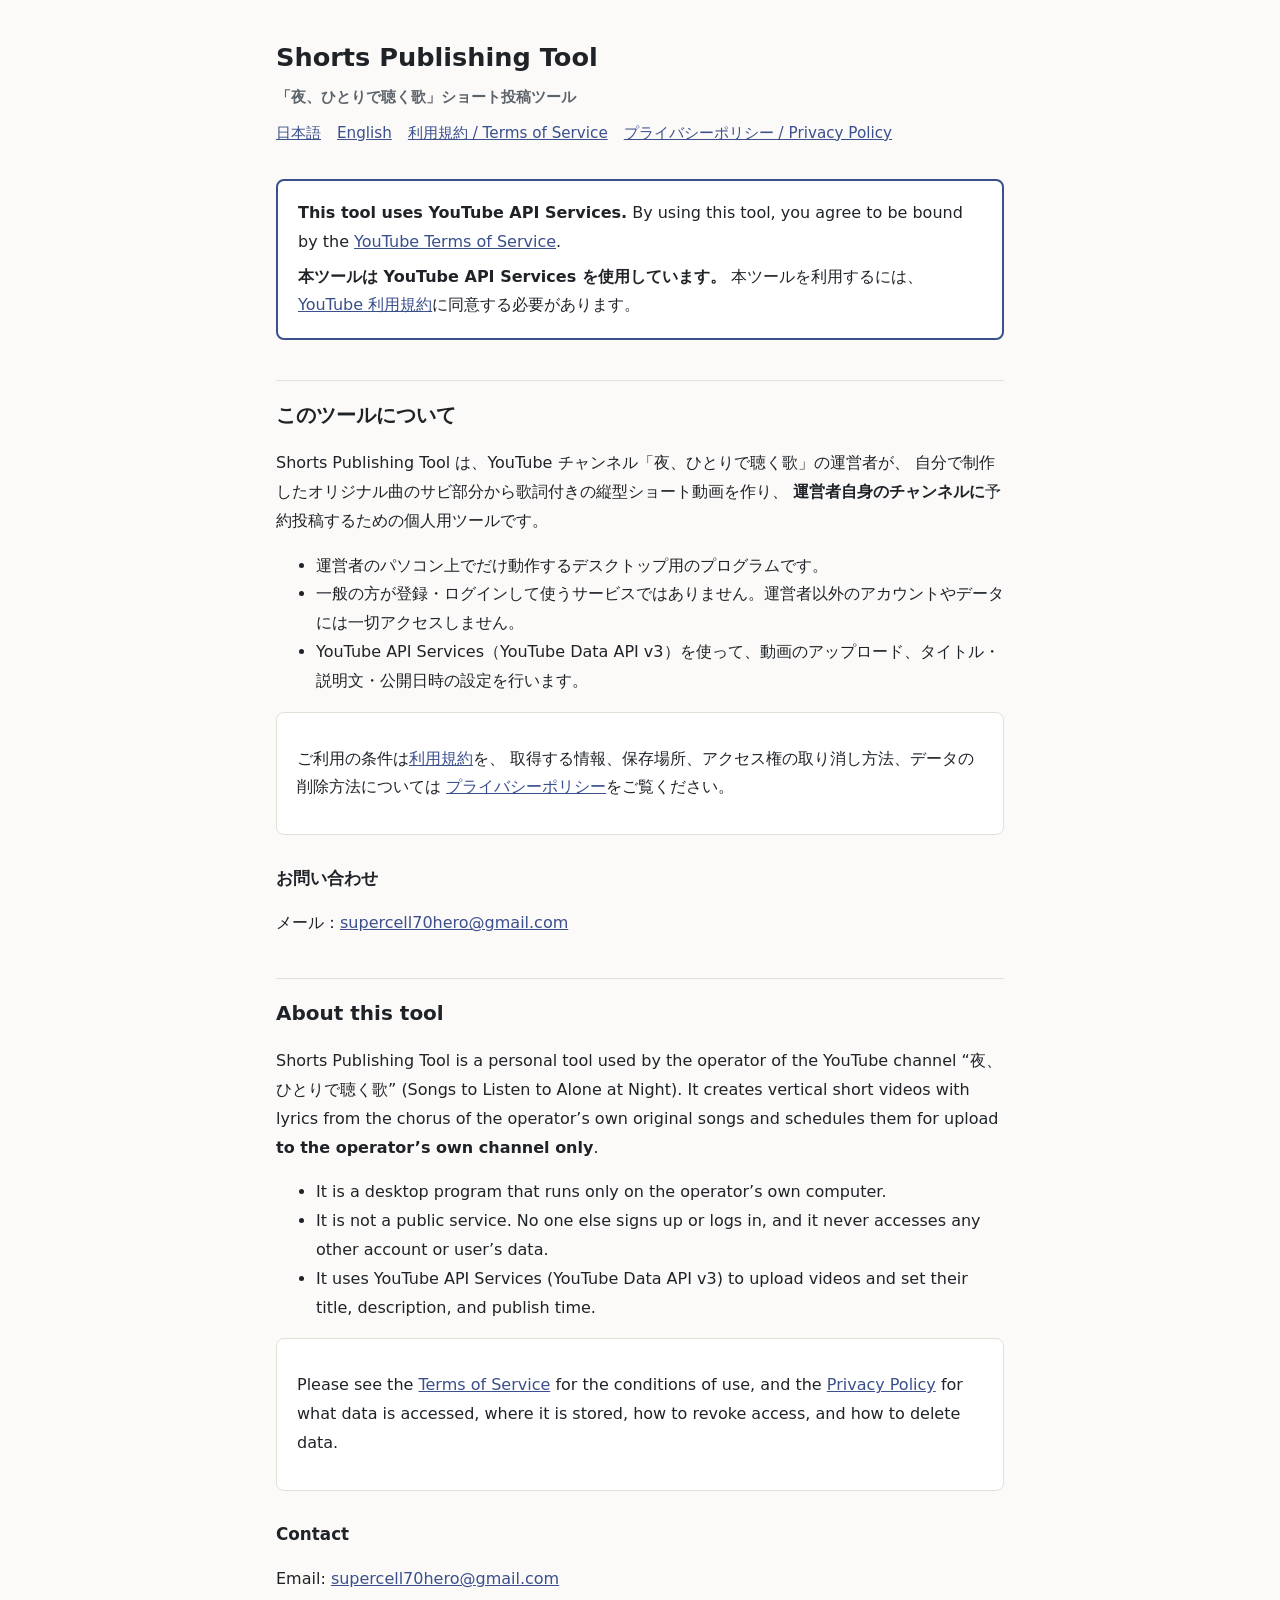
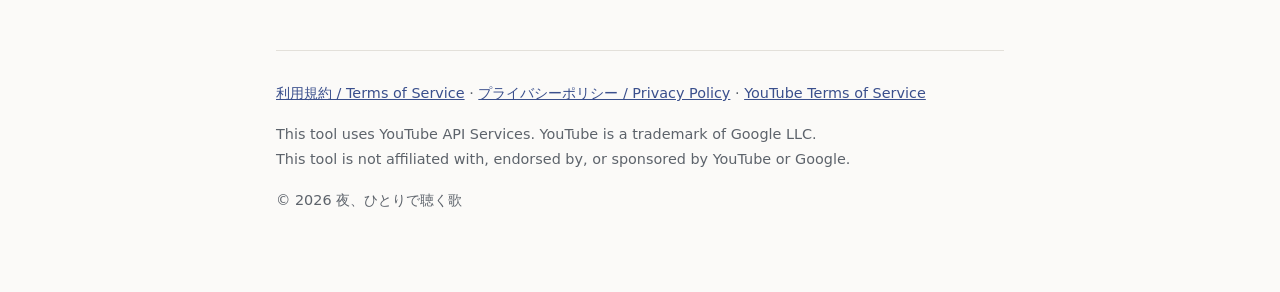
<file: index.html>
<!doctype html>
<html lang="ja">
<head>
  <meta charset="utf-8">
  <meta name="viewport" content="width=device-width, initial-scale=1">
  <title>Shorts Publishing Tool</title>
  <meta name="description" content="「夜、ひとりで聴く歌」チャンネルの運営者が、自分のオリジナル曲のショート動画を自分のチャンネルに投稿するための個人用ツール。">
  <link rel="stylesheet" href="style.css">
</head>
<body>
<main>
  <header>
    <h1>Shorts Publishing Tool<br><span class="muted">「夜、ひとりで聴く歌」ショート投稿ツール</span></h1>
    <nav class="lang" aria-label="Language">
      <a href="#ja">日本語</a>
      <a href="#en">English</a>
      <a href="terms.html">利用規約 / Terms of Service</a>
      <a href="privacy.html">プライバシーポリシー / Privacy Policy</a>
    </nav>
  </header>

  <aside class="notice" aria-label="YouTube API Services">
    <p lang="en"><strong>This tool uses YouTube API Services.</strong>
      By using this tool, you agree to be bound by the
      <a href="https://www.youtube.com/t/terms">YouTube Terms of Service</a>.</p>
    <p lang="ja"><strong>本ツールは YouTube API Services を使用しています。</strong>
      本ツールを利用するには、<a href="https://www.youtube.com/t/terms">YouTube 利用規約</a>に同意する必要があります。</p>
  </aside>

  <section id="ja" lang="ja">
    <h2>このツールについて</h2>
    <p>
      Shorts Publishing Tool は、YouTube チャンネル「夜、ひとりで聴く歌」の運営者が、
      自分で制作したオリジナル曲のサビ部分から歌詞付きの縦型ショート動画を作り、
      <strong>運営者自身のチャンネルに</strong>予約投稿するための個人用ツールです。
    </p>
    <ul>
      <li>運営者のパソコン上でだけ動作するデスクトップ用のプログラムです。</li>
      <li>一般の方が登録・ログインして使うサービスではありません。運営者以外のアカウントやデータには一切アクセスしません。</li>
      <li>YouTube API Services（YouTube Data API v3）を使って、動画のアップロード、タイトル・説明文・公開日時の設定を行います。</li>
    </ul>
    <div class="card">
      <p>
        ご利用の条件は<a href="terms.html#ja">利用規約</a>を、
        取得する情報、保存場所、アクセス権の取り消し方法、データの削除方法については
        <a href="privacy.html#ja">プライバシーポリシー</a>をご覧ください。
      </p>
    </div>
    <h3>お問い合わせ</h3>
    <p>メール：<a href="mailto:supercell70hero@gmail.com">supercell70hero@gmail.com</a></p>
  </section>

  <section id="en" lang="en">
    <h2>About this tool</h2>
    <p>
      Shorts Publishing Tool is a personal tool used by the operator of the YouTube channel
      “夜、ひとりで聴く歌” (Songs to Listen to Alone at Night). It creates vertical short videos with lyrics
      from the chorus of the operator’s own original songs and schedules them for upload
      <strong>to the operator’s own channel only</strong>.
    </p>
    <ul>
      <li>It is a desktop program that runs only on the operator’s own computer.</li>
      <li>It is not a public service. No one else signs up or logs in, and it never accesses any other account or user’s data.</li>
      <li>It uses YouTube API Services (YouTube Data API v3) to upload videos and set their title, description, and publish time.</li>
    </ul>
    <div class="card">
      <p>
        Please see the <a href="terms.html#en">Terms of Service</a> for the conditions of use, and the
        <a href="privacy.html#en">Privacy Policy</a> for what data is accessed, where it is stored,
        how to revoke access, and how to delete data.
      </p>
    </div>
    <h3>Contact</h3>
    <p>Email: <a href="mailto:supercell70hero@gmail.com">supercell70hero@gmail.com</a></p>
  </section>

  <footer>
    <p>
      <a href="terms.html">利用規約 / Terms of Service</a> ·
      <a href="privacy.html">プライバシーポリシー / Privacy Policy</a> ·
      <a href="https://www.youtube.com/t/terms">YouTube Terms of Service</a>
    </p>
    <p>This tool uses YouTube API Services. YouTube is a trademark of Google LLC.<br>
      This tool is not affiliated with, endorsed by, or sponsored by YouTube or Google.</p>
    <p>© 2026 夜、ひとりで聴く歌</p>
  </footer>
</main>
</body>
</html>
</file>
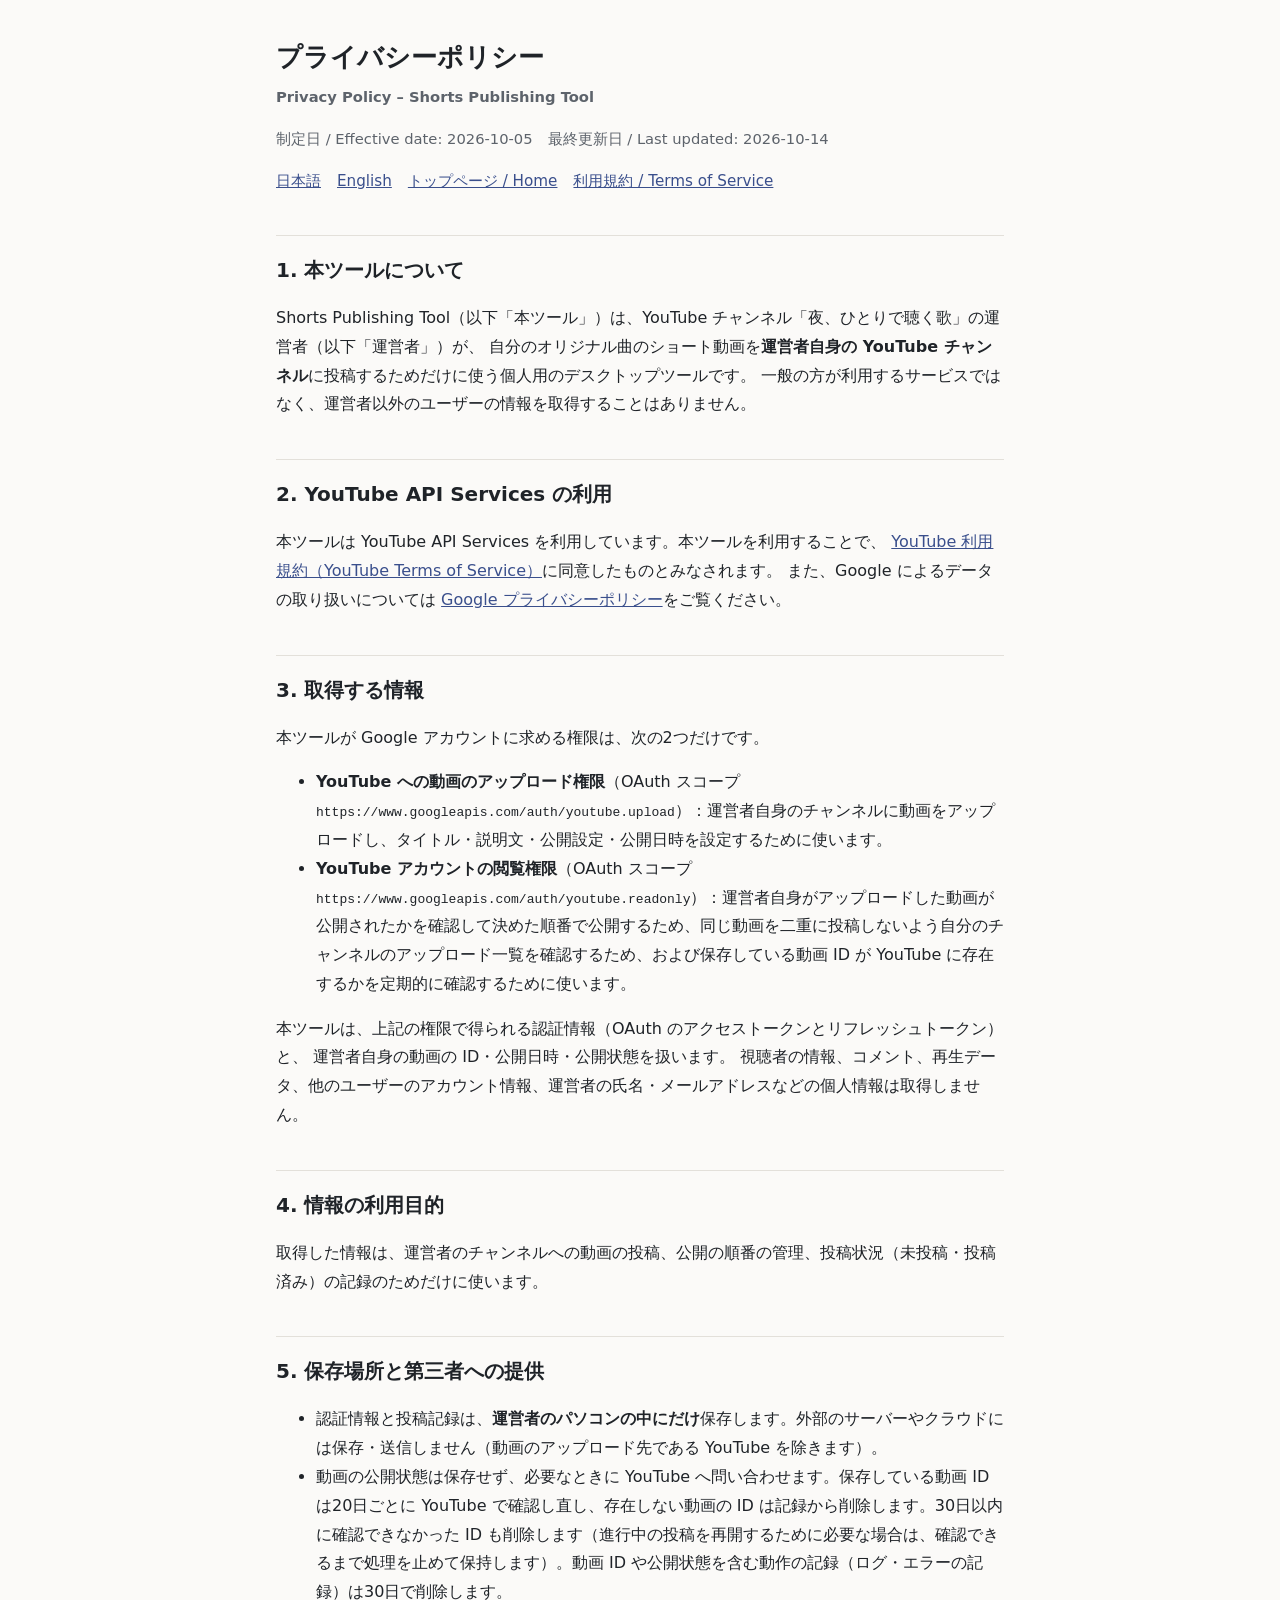
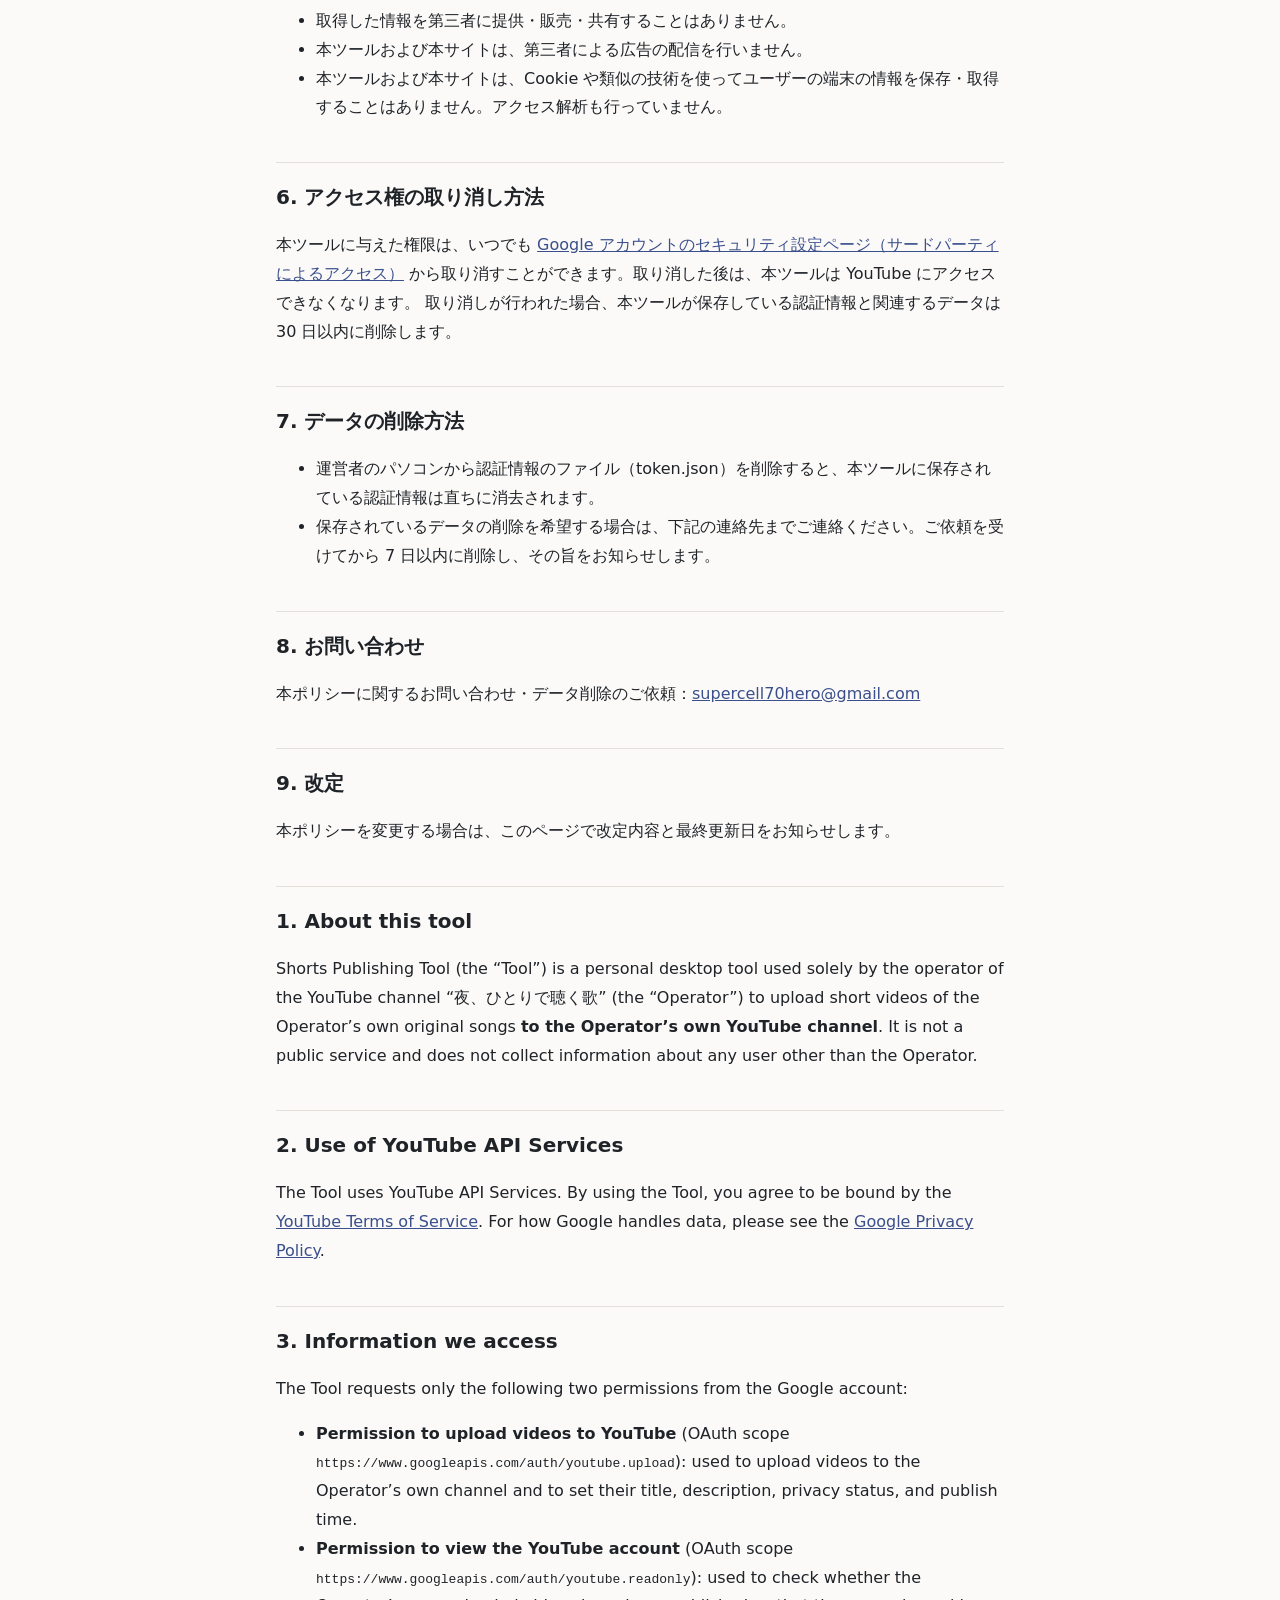
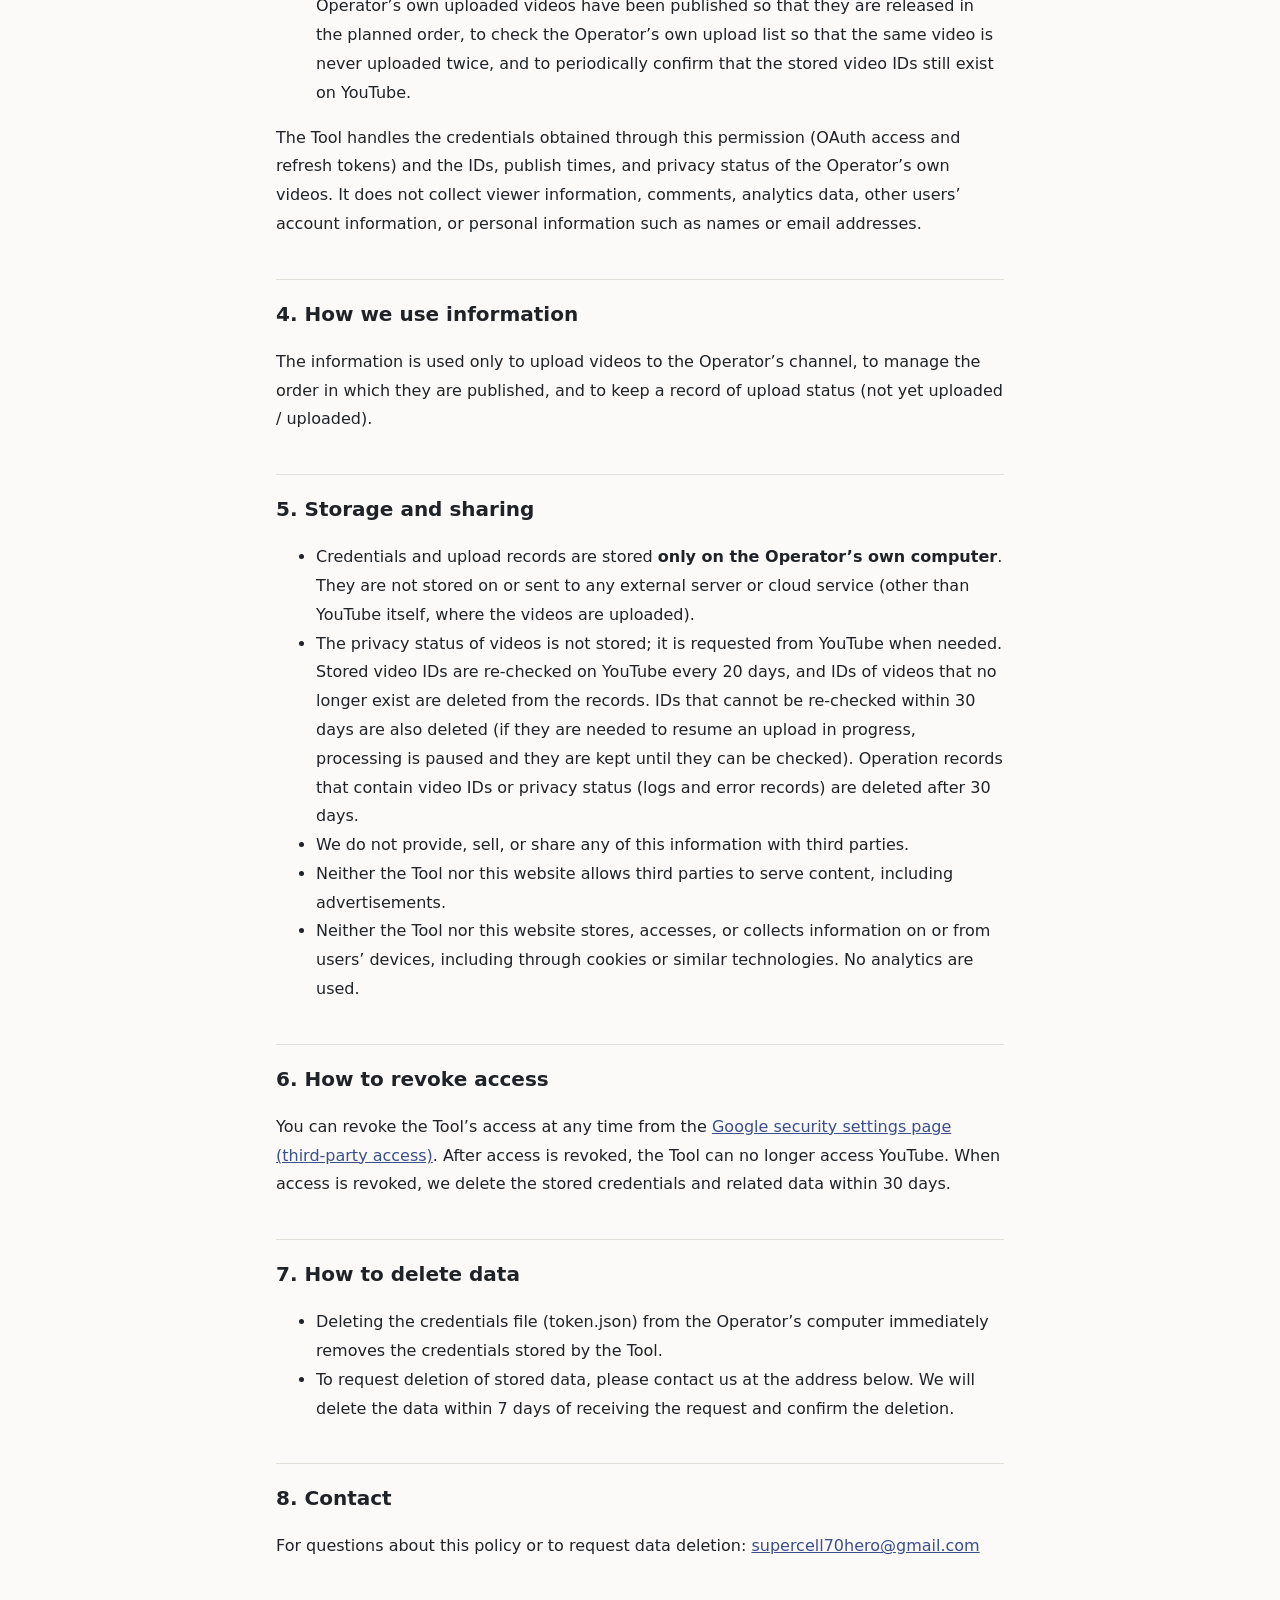
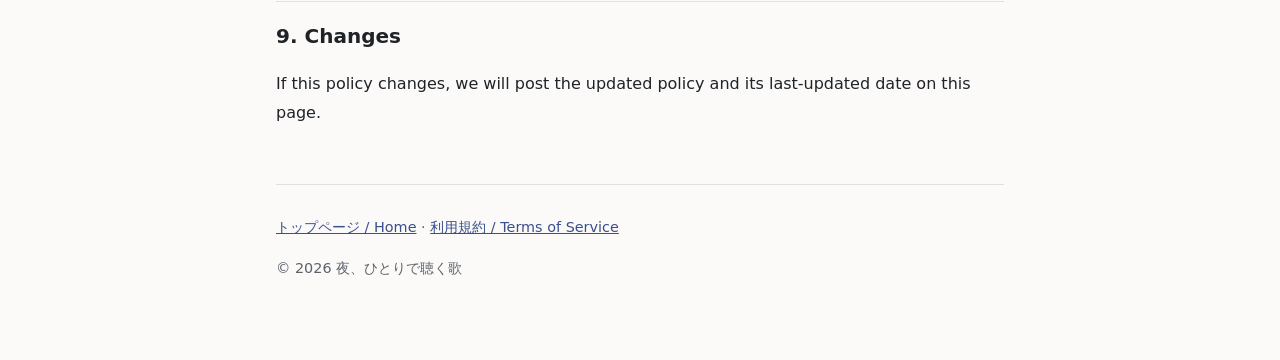
<file: privacy.html>
<!doctype html>
<html lang="ja">
<head>
  <meta charset="utf-8">
  <meta name="viewport" content="width=device-width, initial-scale=1">
  <title>Privacy Policy – Shorts Publishing Tool</title>
  <meta name="description" content="Shorts Publishing Tool のプライバシーポリシー（日本語・英語）。">
  <link rel="stylesheet" href="style.css">
</head>
<body>
<main>
  <header>
    <h1>プライバシーポリシー<br><span class="muted">Privacy Policy – Shorts Publishing Tool</span></h1>
    <p class="muted">制定日 / Effective date: 2026-10-05　最終更新日 / Last updated: 2026-10-14</p>
    <nav class="lang" aria-label="Language">
      <a href="#ja">日本語</a>
      <a href="#en">English</a>
      <a href="index.html">トップページ / Home</a>
      <a href="terms.html">利用規約 / Terms of Service</a>
    </nav>
  </header>

  <!-- ===================== 日本語 ===================== -->
  <section id="ja" lang="ja">
    <h2>1. 本ツールについて</h2>
    <p>
      Shorts Publishing Tool（以下「本ツール」）は、YouTube チャンネル「夜、ひとりで聴く歌」の運営者（以下「運営者」）が、
      自分のオリジナル曲のショート動画を<strong>運営者自身の YouTube チャンネル</strong>に投稿するためだけに使う個人用のデスクトップツールです。
      一般の方が利用するサービスではなく、運営者以外のユーザーの情報を取得することはありません。
    </p>

    <h2>2. YouTube API Services の利用</h2>
    <p>
      本ツールは YouTube API Services を利用しています。本ツールを利用することで、
      <a href="https://www.youtube.com/t/terms">YouTube 利用規約（YouTube Terms of Service）</a>に同意したものとみなされます。
      また、Google によるデータの取り扱いについては
      <a href="http://www.google.com/policies/privacy">Google プライバシーポリシー</a>をご覧ください。
    </p>

    <h2>3. 取得する情報</h2>
    <p>本ツールが Google アカウントに求める権限は、次の2つだけです。</p>
    <ul>
      <li><strong>YouTube への動画のアップロード権限</strong>（OAuth スコープ <code>https://www.googleapis.com/auth/youtube.upload</code>）：運営者自身のチャンネルに動画をアップロードし、タイトル・説明文・公開設定・公開日時を設定するために使います。</li>
      <li><strong>YouTube アカウントの閲覧権限</strong>（OAuth スコープ <code>https://www.googleapis.com/auth/youtube.readonly</code>）：運営者自身がアップロードした動画が公開されたかを確認して決めた順番で公開するため、同じ動画を二重に投稿しないよう自分のチャンネルのアップロード一覧を確認するため、および保存している動画 ID が YouTube に存在するかを定期的に確認するために使います。</li>
    </ul>
    <p>
      本ツールは、上記の権限で得られる認証情報（OAuth のアクセストークンとリフレッシュトークン）と、
      運営者自身の動画の ID・公開日時・公開状態を扱います。
      視聴者の情報、コメント、再生データ、他のユーザーのアカウント情報、運営者の氏名・メールアドレスなどの個人情報は取得しません。
    </p>

    <h2>4. 情報の利用目的</h2>
    <p>取得した情報は、運営者のチャンネルへの動画の投稿、公開の順番の管理、投稿状況（未投稿・投稿済み）の記録のためだけに使います。</p>

    <h2>5. 保存場所と第三者への提供</h2>
    <ul>
      <li>認証情報と投稿記録は、<strong>運営者のパソコンの中にだけ</strong>保存します。外部のサーバーやクラウドには保存・送信しません（動画のアップロード先である YouTube を除きます）。</li>
      <li>動画の公開状態は保存せず、必要なときに YouTube へ問い合わせます。保存している動画 ID は20日ごとに YouTube で確認し直し、存在しない動画の ID は記録から削除します。30日以内に確認できなかった ID も削除します（進行中の投稿を再開するために必要な場合は、確認できるまで処理を止めて保持します）。動画 ID や公開状態を含む動作の記録（ログ・エラーの記録）は30日で削除します。</li>
      <li>取得した情報を第三者に提供・販売・共有することはありません。</li>
      <li>本ツールおよび本サイトは、第三者による広告の配信を行いません。</li>
      <li>本ツールおよび本サイトは、Cookie や類似の技術を使ってユーザーの端末の情報を保存・取得することはありません。アクセス解析も行っていません。</li>
    </ul>

    <h2>6. アクセス権の取り消し方法</h2>
    <p>
      本ツールに与えた権限は、いつでも
      <a href="https://security.google.com/settings/security/permissions">Google アカウントのセキュリティ設定ページ（サードパーティによるアクセス）</a>
      から取り消すことができます。取り消した後は、本ツールは YouTube にアクセスできなくなります。
      取り消しが行われた場合、本ツールが保存している認証情報と関連するデータは 30 日以内に削除します。
    </p>

    <h2>7. データの削除方法</h2>
    <ul>
      <li>運営者のパソコンから認証情報のファイル（token.json）を削除すると、本ツールに保存されている認証情報は直ちに消去されます。</li>
      <li>保存されているデータの削除を希望する場合は、下記の連絡先までご連絡ください。ご依頼を受けてから 7 日以内に削除し、その旨をお知らせします。</li>
    </ul>

    <h2>8. お問い合わせ</h2>
    <p>本ポリシーに関するお問い合わせ・データ削除のご依頼：<a href="mailto:supercell70hero@gmail.com">supercell70hero@gmail.com</a></p>

    <h2>9. 改定</h2>
    <p>本ポリシーを変更する場合は、このページで改定内容と最終更新日をお知らせします。</p>
  </section>

  <!-- ===================== English ===================== -->
  <section id="en" lang="en">
    <h2>1. About this tool</h2>
    <p>
      Shorts Publishing Tool (the “Tool”) is a personal desktop tool used solely by the operator of the YouTube channel
      “夜、ひとりで聴く歌” (the “Operator”) to upload short videos of the Operator’s own original songs
      <strong>to the Operator’s own YouTube channel</strong>.
      It is not a public service and does not collect information about any user other than the Operator.
    </p>

    <h2>2. Use of YouTube API Services</h2>
    <p>
      The Tool uses YouTube API Services. By using the Tool, you agree to be bound by the
      <a href="https://www.youtube.com/t/terms">YouTube Terms of Service</a>.
      For how Google handles data, please see the
      <a href="http://www.google.com/policies/privacy">Google Privacy Policy</a>.
    </p>

    <h2>3. Information we access</h2>
    <p>The Tool requests only the following two permissions from the Google account:</p>
    <ul>
      <li><strong>Permission to upload videos to YouTube</strong> (OAuth scope <code>https://www.googleapis.com/auth/youtube.upload</code>): used to upload videos to the Operator’s own channel and to set their title, description, privacy status, and publish time.</li>
      <li><strong>Permission to view the YouTube account</strong> (OAuth scope <code>https://www.googleapis.com/auth/youtube.readonly</code>): used to check whether the Operator’s own uploaded videos have been published so that they are released in the planned order, to check the Operator’s own upload list so that the same video is never uploaded twice, and to periodically confirm that the stored video IDs still exist on YouTube.</li>
    </ul>
    <p>
      The Tool handles the credentials obtained through this permission (OAuth access and refresh tokens)
      and the IDs, publish times, and privacy status of the Operator’s own videos.
      It does not collect viewer information, comments, analytics data, other users’ account information,
      or personal information such as names or email addresses.
    </p>

    <h2>4. How we use information</h2>
    <p>The information is used only to upload videos to the Operator’s channel, to manage the order in which they are published, and to keep a record of upload status (not yet uploaded / uploaded).</p>

    <h2>5. Storage and sharing</h2>
    <ul>
      <li>Credentials and upload records are stored <strong>only on the Operator’s own computer</strong>. They are not stored on or sent to any external server or cloud service (other than YouTube itself, where the videos are uploaded).</li>
      <li>The privacy status of videos is not stored; it is requested from YouTube when needed. Stored video IDs are re-checked on YouTube every 20 days, and IDs of videos that no longer exist are deleted from the records. IDs that cannot be re-checked within 30 days are also deleted (if they are needed to resume an upload in progress, processing is paused and they are kept until they can be checked). Operation records that contain video IDs or privacy status (logs and error records) are deleted after 30 days.</li>
      <li>We do not provide, sell, or share any of this information with third parties.</li>
      <li>Neither the Tool nor this website allows third parties to serve content, including advertisements.</li>
      <li>Neither the Tool nor this website stores, accesses, or collects information on or from users’ devices, including through cookies or similar technologies. No analytics are used.</li>
    </ul>

    <h2>6. How to revoke access</h2>
    <p>
      You can revoke the Tool’s access at any time from the
      <a href="https://security.google.com/settings/security/permissions">Google security settings page (third-party access)</a>.
      After access is revoked, the Tool can no longer access YouTube.
      When access is revoked, we delete the stored credentials and related data within 30 days.
    </p>

    <h2>7. How to delete data</h2>
    <ul>
      <li>Deleting the credentials file (token.json) from the Operator’s computer immediately removes the credentials stored by the Tool.</li>
      <li>To request deletion of stored data, please contact us at the address below. We will delete the data within 7 days of receiving the request and confirm the deletion.</li>
    </ul>

    <h2>8. Contact</h2>
    <p>For questions about this policy or to request data deletion: <a href="mailto:supercell70hero@gmail.com">supercell70hero@gmail.com</a></p>

    <h2>9. Changes</h2>
    <p>If this policy changes, we will post the updated policy and its last-updated date on this page.</p>
  </section>

  <footer>
    <p><a href="index.html">トップページ / Home</a> · <a href="terms.html">利用規約 / Terms of Service</a></p>
    <p>© 2026 夜、ひとりで聴く歌</p>
  </footer>
</main>
</body>
</html>
</file>
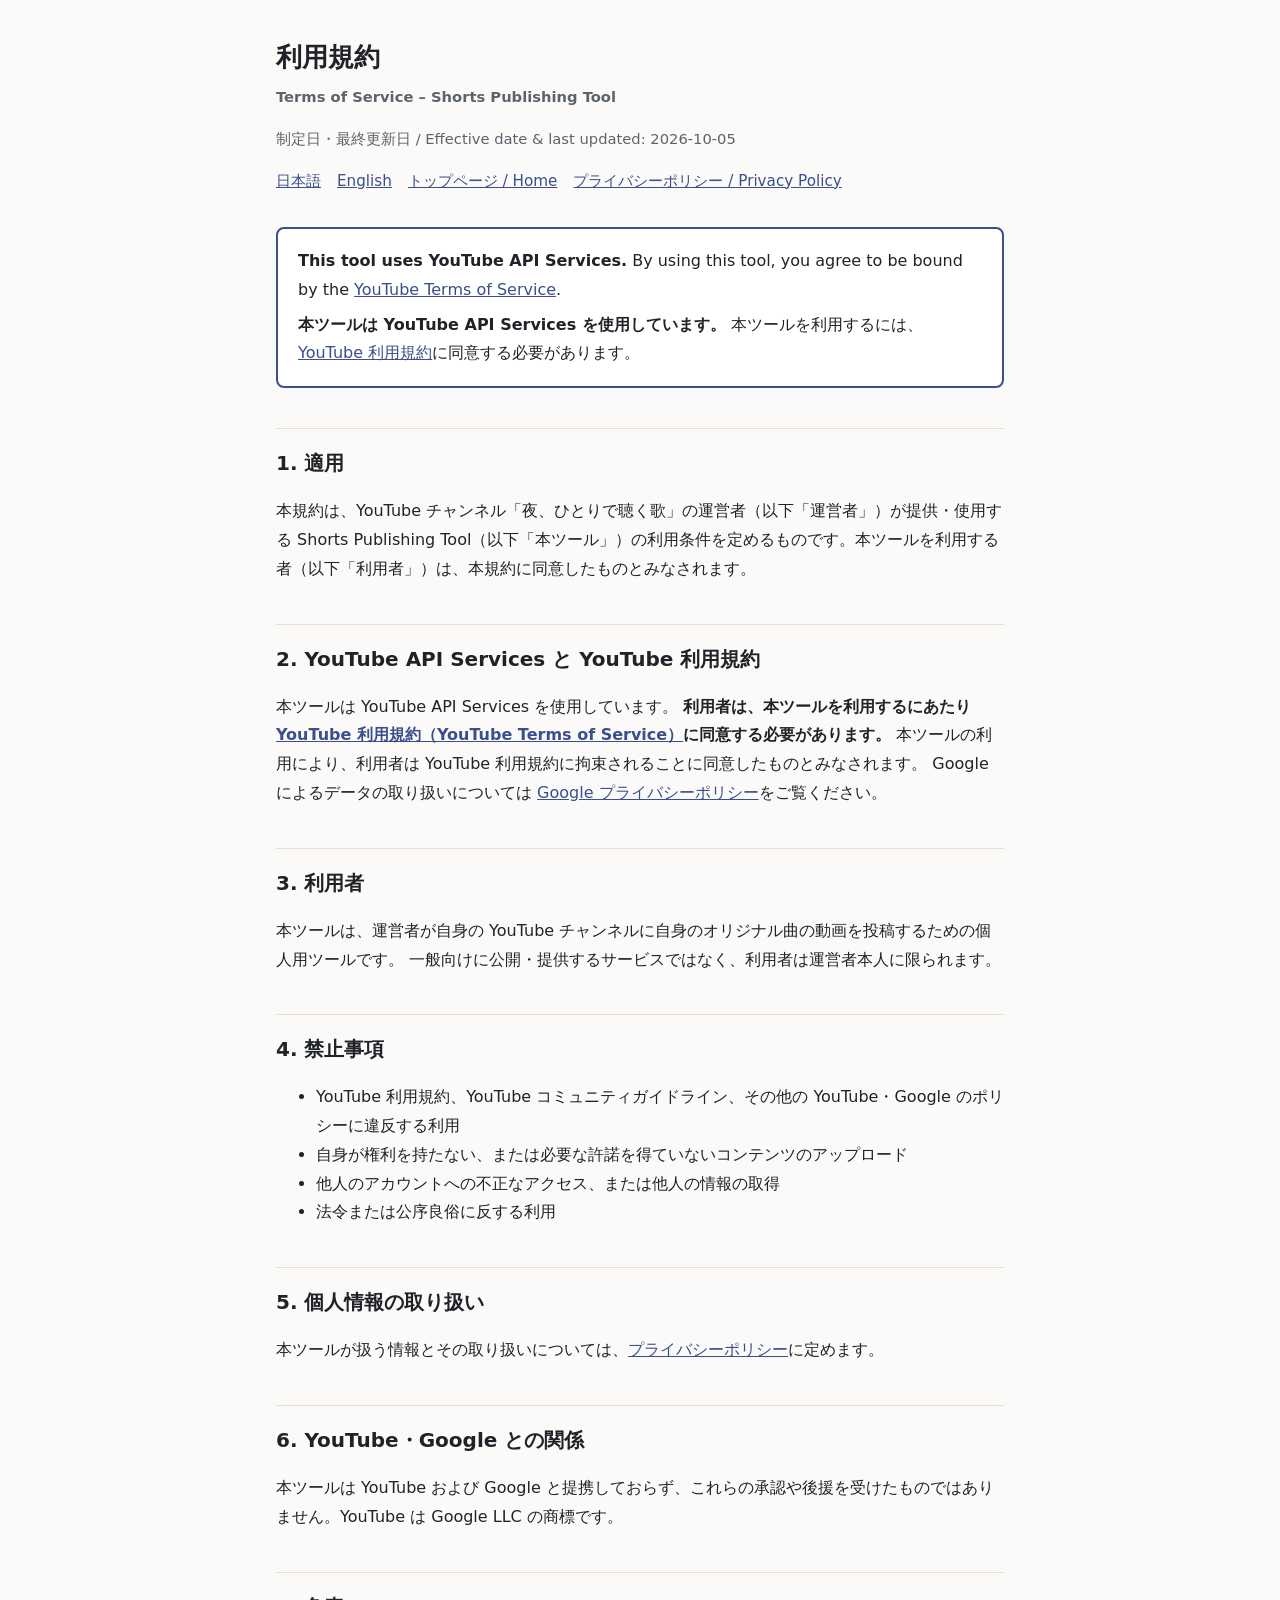
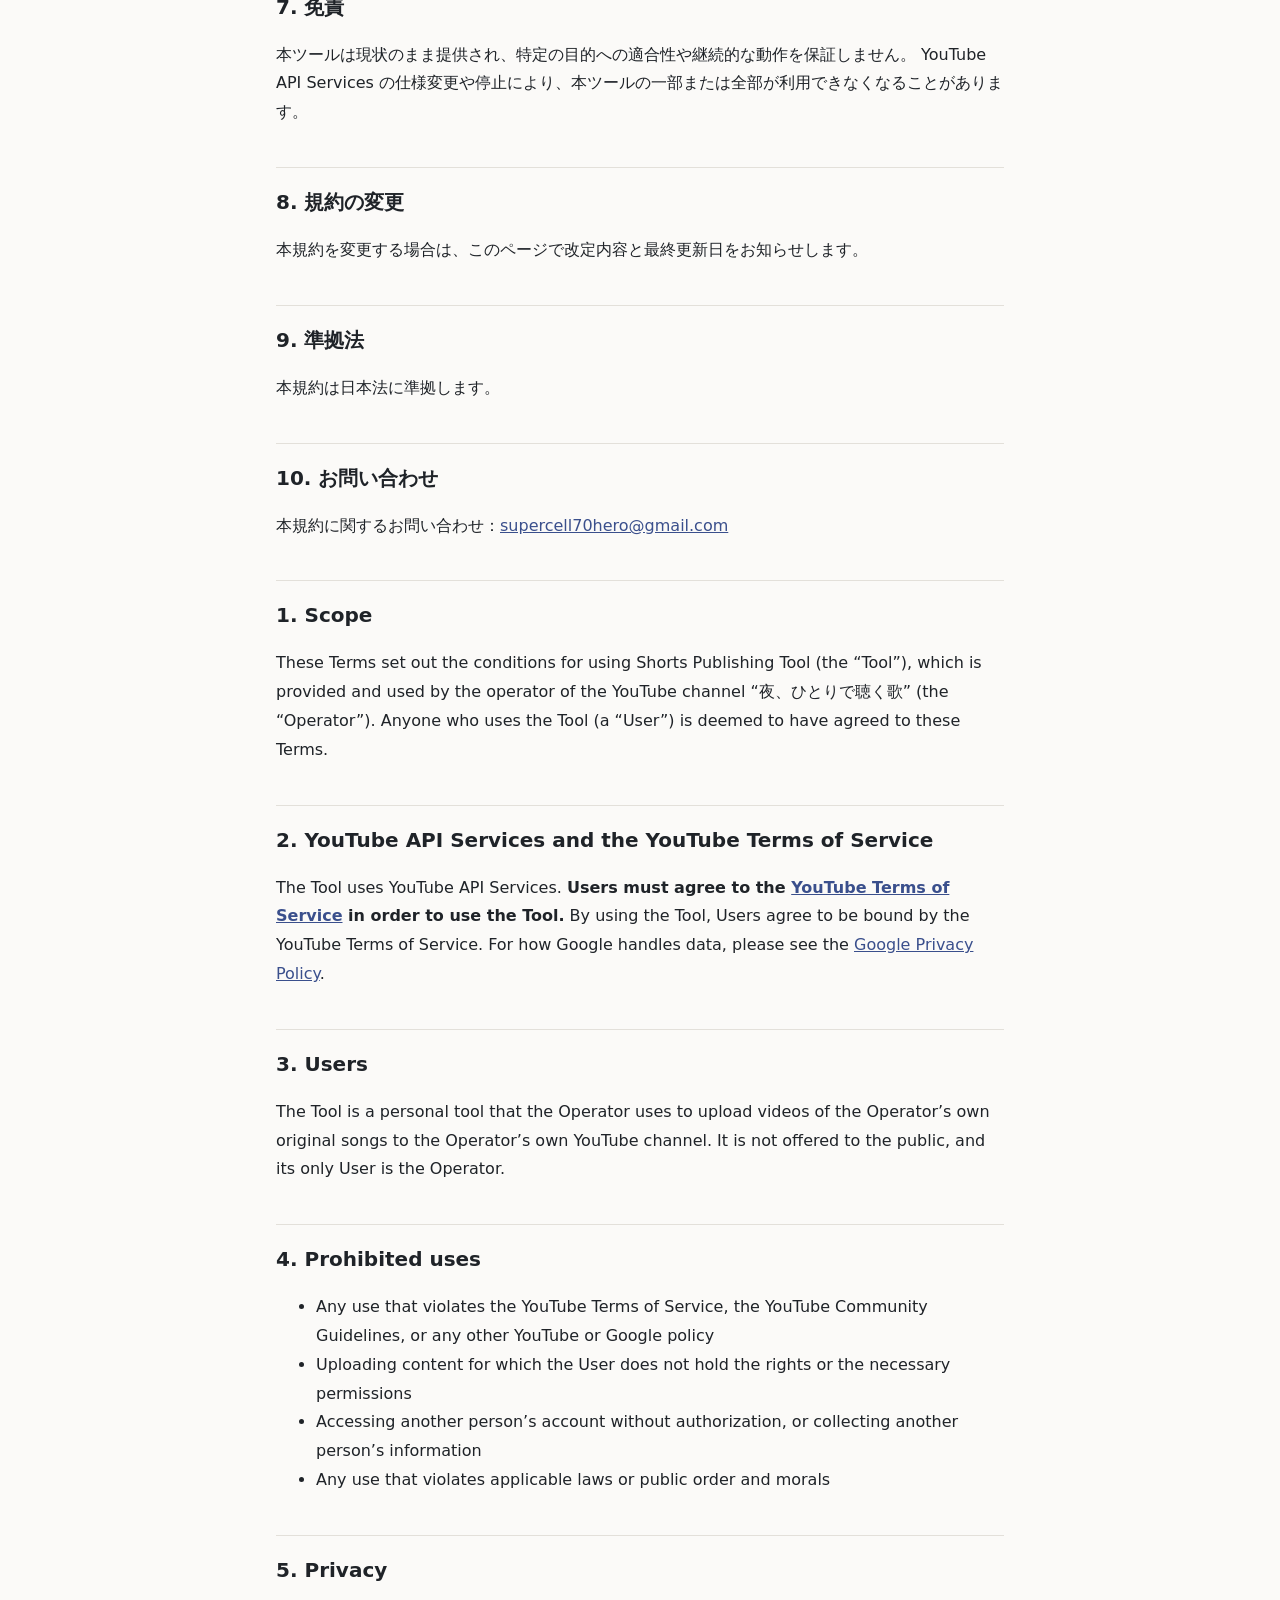
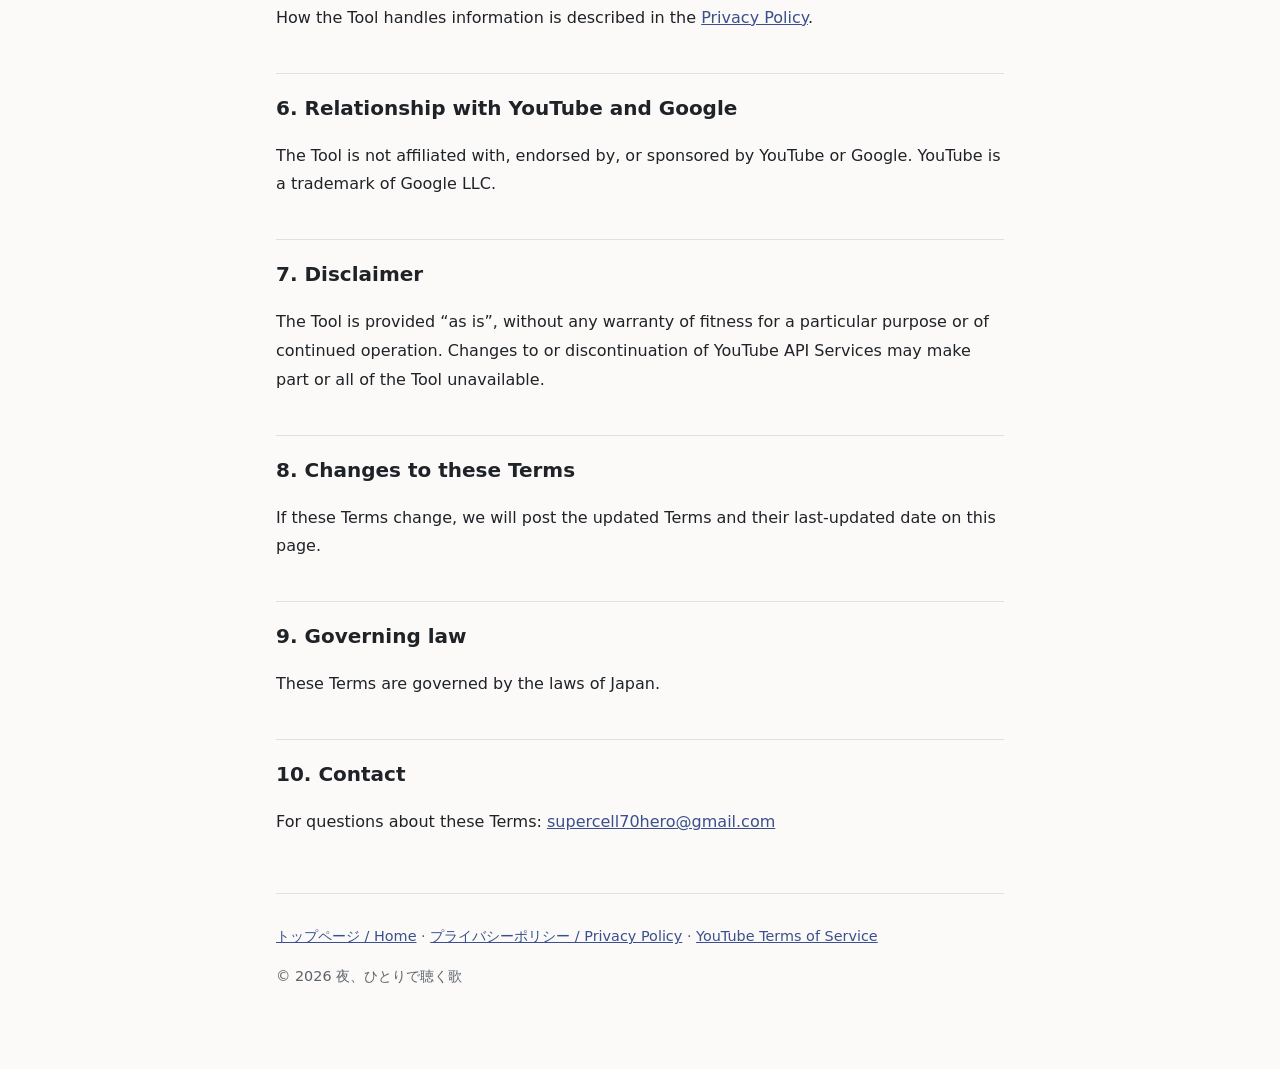
<file: terms.html>
<!doctype html>
<html lang="ja">
<head>
  <meta charset="utf-8">
  <meta name="viewport" content="width=device-width, initial-scale=1">
  <title>Terms of Service – Shorts Publishing Tool</title>
  <meta name="description" content="Shorts Publishing Tool の利用規約（日本語・英語）。">
  <link rel="stylesheet" href="style.css">
</head>
<body>
<main>
  <header>
    <h1>利用規約<br><span class="muted">Terms of Service – Shorts Publishing Tool</span></h1>
    <p class="muted">制定日・最終更新日 / Effective date &amp; last updated: 2026-10-05</p>
    <nav class="lang" aria-label="Language">
      <a href="#ja">日本語</a>
      <a href="#en">English</a>
      <a href="index.html">トップページ / Home</a>
      <a href="privacy.html">プライバシーポリシー / Privacy Policy</a>
    </nav>
  </header>

  <aside class="notice" aria-label="YouTube API Services">
    <p lang="en"><strong>This tool uses YouTube API Services.</strong>
      By using this tool, you agree to be bound by the
      <a href="https://www.youtube.com/t/terms">YouTube Terms of Service</a>.</p>
    <p lang="ja"><strong>本ツールは YouTube API Services を使用しています。</strong>
      本ツールを利用するには、<a href="https://www.youtube.com/t/terms">YouTube 利用規約</a>に同意する必要があります。</p>
  </aside>

  <!-- ===================== 日本語 ===================== -->
  <section id="ja" lang="ja">
    <h2>1. 適用</h2>
    <p>
      本規約は、YouTube チャンネル「夜、ひとりで聴く歌」の運営者（以下「運営者」）が提供・使用する
      Shorts Publishing Tool（以下「本ツール」）の利用条件を定めるものです。本ツールを利用する者（以下「利用者」）は、本規約に同意したものとみなされます。
    </p>

    <h2>2. YouTube API Services と YouTube 利用規約</h2>
    <p>
      本ツールは YouTube API Services を使用しています。
      <strong>利用者は、本ツールを利用するにあたり <a href="https://www.youtube.com/t/terms">YouTube 利用規約（YouTube Terms of Service）</a>に同意する必要があります。</strong>
      本ツールの利用により、利用者は YouTube 利用規約に拘束されることに同意したものとみなされます。
      Google によるデータの取り扱いについては <a href="http://www.google.com/policies/privacy">Google プライバシーポリシー</a>をご覧ください。
    </p>

    <h2>3. 利用者</h2>
    <p>
      本ツールは、運営者が自身の YouTube チャンネルに自身のオリジナル曲の動画を投稿するための個人用ツールです。
      一般向けに公開・提供するサービスではなく、利用者は運営者本人に限られます。
    </p>

    <h2>4. 禁止事項</h2>
    <ul>
      <li>YouTube 利用規約、YouTube コミュニティガイドライン、その他の YouTube・Google のポリシーに違反する利用</li>
      <li>自身が権利を持たない、または必要な許諾を得ていないコンテンツのアップロード</li>
      <li>他人のアカウントへの不正なアクセス、または他人の情報の取得</li>
      <li>法令または公序良俗に反する利用</li>
    </ul>

    <h2>5. 個人情報の取り扱い</h2>
    <p>本ツールが扱う情報とその取り扱いについては、<a href="privacy.html#ja">プライバシーポリシー</a>に定めます。</p>

    <h2>6. YouTube・Google との関係</h2>
    <p>本ツールは YouTube および Google と提携しておらず、これらの承認や後援を受けたものではありません。YouTube は Google LLC の商標です。</p>

    <h2>7. 免責</h2>
    <p>
      本ツールは現状のまま提供され、特定の目的への適合性や継続的な動作を保証しません。
      YouTube API Services の仕様変更や停止により、本ツールの一部または全部が利用できなくなることがあります。
    </p>

    <h2>8. 規約の変更</h2>
    <p>本規約を変更する場合は、このページで改定内容と最終更新日をお知らせします。</p>

    <h2>9. 準拠法</h2>
    <p>本規約は日本法に準拠します。</p>

    <h2>10. お問い合わせ</h2>
    <p>本規約に関するお問い合わせ：<a href="mailto:supercell70hero@gmail.com">supercell70hero@gmail.com</a></p>
  </section>

  <!-- ===================== English ===================== -->
  <section id="en" lang="en">
    <h2>1. Scope</h2>
    <p>
      These Terms set out the conditions for using Shorts Publishing Tool (the “Tool”), which is provided and used by the operator of
      the YouTube channel “夜、ひとりで聴く歌” (the “Operator”). Anyone who uses the Tool (a “User”) is deemed to have agreed to these Terms.
    </p>

    <h2>2. YouTube API Services and the YouTube Terms of Service</h2>
    <p>
      The Tool uses YouTube API Services.
      <strong>Users must agree to the <a href="https://www.youtube.com/t/terms">YouTube Terms of Service</a> in order to use the Tool.</strong>
      By using the Tool, Users agree to be bound by the YouTube Terms of Service.
      For how Google handles data, please see the <a href="http://www.google.com/policies/privacy">Google Privacy Policy</a>.
    </p>

    <h2>3. Users</h2>
    <p>
      The Tool is a personal tool that the Operator uses to upload videos of the Operator’s own original songs to the Operator’s own YouTube channel.
      It is not offered to the public, and its only User is the Operator.
    </p>

    <h2>4. Prohibited uses</h2>
    <ul>
      <li>Any use that violates the YouTube Terms of Service, the YouTube Community Guidelines, or any other YouTube or Google policy</li>
      <li>Uploading content for which the User does not hold the rights or the necessary permissions</li>
      <li>Accessing another person’s account without authorization, or collecting another person’s information</li>
      <li>Any use that violates applicable laws or public order and morals</li>
    </ul>

    <h2>5. Privacy</h2>
    <p>How the Tool handles information is described in the <a href="privacy.html#en">Privacy Policy</a>.</p>

    <h2>6. Relationship with YouTube and Google</h2>
    <p>The Tool is not affiliated with, endorsed by, or sponsored by YouTube or Google. YouTube is a trademark of Google LLC.</p>

    <h2>7. Disclaimer</h2>
    <p>
      The Tool is provided “as is”, without any warranty of fitness for a particular purpose or of continued operation.
      Changes to or discontinuation of YouTube API Services may make part or all of the Tool unavailable.
    </p>

    <h2>8. Changes to these Terms</h2>
    <p>If these Terms change, we will post the updated Terms and their last-updated date on this page.</p>

    <h2>9. Governing law</h2>
    <p>These Terms are governed by the laws of Japan.</p>

    <h2>10. Contact</h2>
    <p>For questions about these Terms: <a href="mailto:supercell70hero@gmail.com">supercell70hero@gmail.com</a></p>
  </section>

  <footer>
    <p>
      <a href="index.html">トップページ / Home</a> ·
      <a href="privacy.html">プライバシーポリシー / Privacy Policy</a> ·
      <a href="https://www.youtube.com/t/terms">YouTube Terms of Service</a>
    </p>
    <p>© 2026 夜、ひとりで聴く歌</p>
  </footer>
</main>
</body>
</html>
</file>
<file: style.css>
:root {
  --bg: #fbfaf8;
  --text: #1f2328;
  --muted: #5d636b;
  --line: #e3e0da;
  --accent: #3a4f8c;
  --card: #ffffff;
}

@media (prefers-color-scheme: dark) {
  :root {
    --bg: #14161b;
    --text: #e6e6e6;
    --muted: #a0a6ae;
    --line: #2c3038;
    --accent: #9fb3ec;
    --card: #1b1e24;
  }
}

* { box-sizing: border-box; }

body {
  margin: 0;
  background: var(--bg);
  color: var(--text);
  font-family: system-ui, -apple-system, "Segoe UI", "Hiragino Sans", "Noto Sans JP", "Yu Gothic UI", sans-serif;
  line-height: 1.8;
}

main {
  max-width: 760px;
  margin: 0 auto;
  padding: 40px 16px 64px;
}

header { margin-bottom: 32px; }
h1 { font-size: 1.6rem; line-height: 1.4; margin: 0 0 8px; }
h2 { font-size: 1.25rem; margin: 40px 0 8px; padding-top: 16px; border-top: 1px solid var(--line); }
h3 { font-size: 1.05rem; margin: 28px 0 4px; }
p, li { overflow-wrap: anywhere; }
.muted { color: var(--muted); font-size: 0.92rem; }

a { color: var(--accent); }

nav.lang { display: flex; flex-wrap: wrap; gap: 4px 16px; font-size: 0.95rem; margin: 8px 0 0; }
nav.lang a { white-space: nowrap; }

.card {
  background: var(--card);
  border: 1px solid var(--line);
  border-radius: 8px;
  padding: 16px 20px;
  margin: 16px 0;
}

.notice {
  border: 2px solid var(--accent);
  border-radius: 8px;
  padding: 12px 20px;
  margin: 0 0 24px;
  background: var(--card);
}
.notice p { margin: 6px 0; }

footer {
  margin-top: 56px;
  padding-top: 16px;
  border-top: 1px solid var(--line);
  color: var(--muted);
  font-size: 0.9rem;
}
</file>
